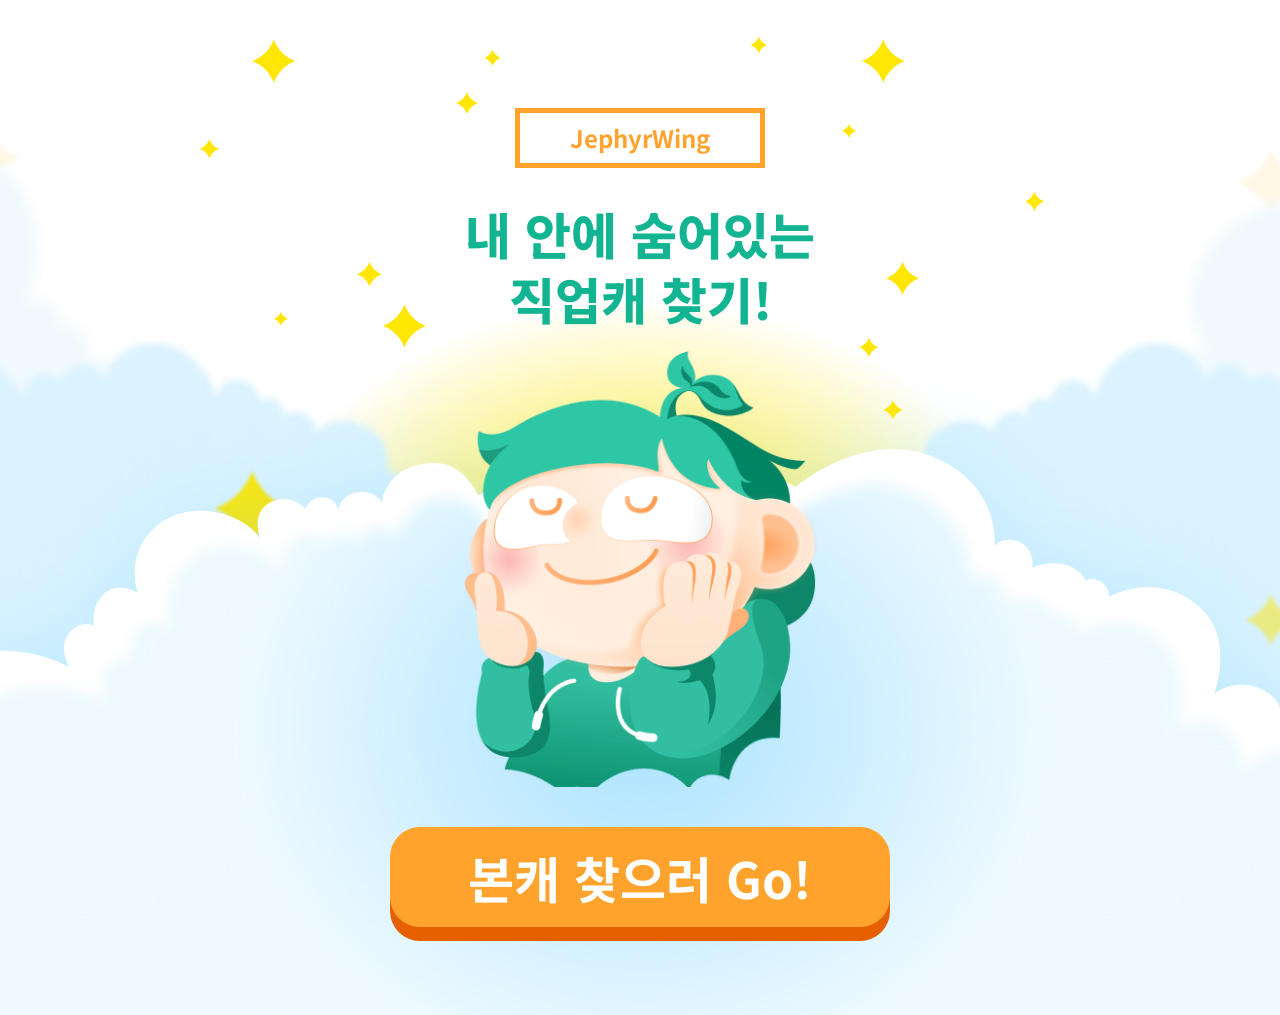
<file: index.html>
<!DOCTYPE html>
<html lang="ko">
<head>
  <meta charset="UTF-8">
  <meta name="viewport" content="width=device-width, initial-scale=1.0">
  <link href="https://fonts.googleapis.com/css2?family=Noto+Sans+KR&display=swap" rel="stylesheet">
  <link rel="stylesheet" href="./css/common.css">
  <link rel="icon" href="./favicon.ico">
  <title>MBTI</title>
</head>
<body>
  <h2 class="page-subtitle">
    JephyrWing
  </h2>
  <h1 class="page-title">
    내 안에 숨어있는 <br>
    직업캐 찾기!
  </h1>
  <img src="./images/main_character.png" alt="캐릭터" class = "character">
  <a href="./question.html" class="btn btn-orange">
    본캐 찾으러 Go!
  </a>
</body>
</html>
</file>
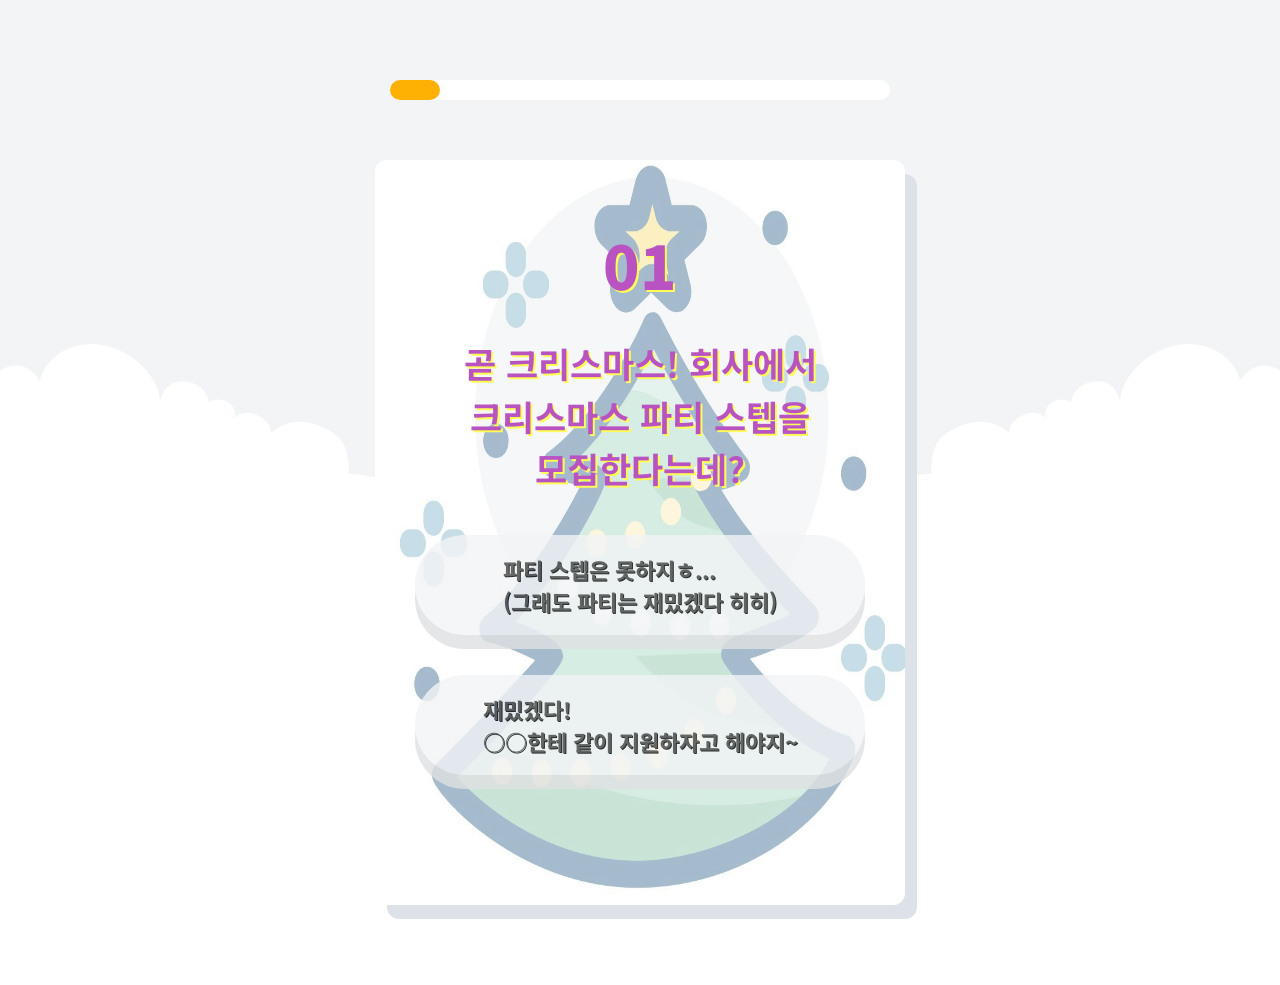
<file: question.html>
<!DOCTYPE html>
<html lang="ko">
<head>
  <meta charset="UTF-8">
  <meta name="viewport" content="width=device-width, initial-scale=1.0">
  <link href="https://fonts.googleapis.com/css2?family=Noto+Sans+KR&display=swap" rel="stylesheet">
  <link rel="stylesheet" href="./css/common.css">
  <link rel="stylesheet" href="./css/question.css">
  <link rel="icon" href="./favicon.ico">
  <title>MBTI</title>
  <!-- defer는 document를 다 읽고 나서 실행 하라는 뜻 -->
  <script type="module" defer src="./js/question.js"></script>
</head>
<body>
  <div class="progress">
    <div class="value"></div>
  </div>
  <div class="question-box">
    <div class="box_bg"></div>
    <div class="number"></div>
    <div class="question"></div>
    <div class="btn btn-gray choice choice1"></div>
    <div class="btn btn-gray choice choice2"></div>
  </div>
</body>
</html>
</file>
<file: css/common.css>
body {
  font-family: 'Noto Sans KR', sans-serif;
  background-image: url('../images/main_bg.jpg');
  background-position: top center;
  background-repeat: no-repeat;
  padding-top: 80px;
  padding-bottom: 80px;
  /* 한글 단어 단위 줄바꿈*/
  word-break: keep-all;
}

img {
  display: block;
}

/* 메인 캐릭터 */
.character {
  width: 100%;
  max-width: 354px;
  margin-left: auto;
  margin-right: auto;
  margin-bottom: 40px;
}

.page-title {
  font-size: 50px;
  font-weight: 800;
  line-height: 1.3;
  color: #13b491;
  text-align: center;
  margin-bottom: 20px;
}

.page-subtitle {
  width: 240px;
  height: 50px;
  border: 5px solid #ffa32d;
  font-size: 24px;
  font-weight: 700;
  color: #ffa32d;
  display: flex;
  justify-content: center;
  align-items: center;
  margin-left: auto;
  margin-right: auto;
  margin-bottom: 20px;
}

.btn {
  max-width: 500px;
  height: 100px;
  font-size: 50px;
  font-weight: 700;
  border-radius: 30px;
  text-decoration: none;
  display: flex;
  justify-content: center;
  align-items: center;
  margin-left: auto;
  margin-right: auto;
  transition: 0.1s;
}

.btn-orange {
  background-color: #ffa32d;
  color: #FFF;
  box-shadow: 0 14px 0 #E66000;
}

/*버튼에 눌림효과 주기*/
.btn-orange:active {
  box-shadow: 0 4px 0 #E66000;
}

.btn-green {
  background-color: #32bfa1;
  color: #FFF;
  box-shadow: 0 14px 0 #299a82;
}
.btn-green:active {
  box-shadow: 0 4px 0 #299a82;
}
.btn-gray {
  background-color: #f2f4f6;
  color: #444;
  box-shadow: 0 14px 0 #dfe1e2;
}
.btn-gray:active {
  background-color: #eea9fc;
  box-shadow: 0 4px 0 #dfe2e1;
}

.btn-small {
  max-width: 350px;
  height: 70px;
  font-size: 26px;
  margin-bottom: 30px;
  margin-top: 20px;
}
</file>
<file: css/question.css>
body {
  font-family: "Noto Sans KR", sans-serif;
  background-image: url("../images/questions_bg.jpg");
  background-position: top center;
  background-repeat: no-repeat;
  margin: 0;
}

.progress {
  max-width: 500px;
  height: 20px;
  background-color: #fff;
  border-radius: 10px;
  margin-left: auto;
  margin-right: auto;
  margin-bottom: 60px;
}

.progress .value {
  /* 질문 수 만큼 부모크기의 상대 길이를 갖도록 함*/
  width: 10%;
  height: 20px;
  background-color: #ffb103;
  border-radius: 10px;
  transition: 0.4s;
}

.question-box {
  border-radius: 12px;
  width: 450px;
  background-color: #fff;
  padding-top: 60px;
  padding-bottom: 90px;
  padding-left: 40px;
  padding-right: 40px;
  margin-left: auto;
  margin-right: auto;
  box-shadow: 12px 14px #dde2e8;
  position: relative;
}

.question-box .box_bg {
  position: absolute;
  border-radius: 12px;
  opacity: 0.5;
  top: 0px;
  left: 0px;
  right: 0px;
  bottom: 0px;
  background-size: 550px 100%;
  margin: 0;
  padding: 0;
}

.question-box .number {
  position: relative;
  font-size: 60px;
  font-weight: 900;
  color: #b953c2;
  margin-bottom: 30px;
  text-align: center;
  text-shadow: 2px 2px #fffc56;
}

.question-box .question {
  position: relative;
  font-size: 35px;
  font-weight: bold;
  line-height: 1.5;
  text-align: center;
  margin-bottom: 40px;
  color: #b953c2;
  text-shadow: 2px 2px #fffc56;
}

.question-box .choice {
  position: relative;
  opacity: 0.8;
  font-size: 22px;
  text-shadow: 1px 1px black;
  border-radius: 120px;
  margin-bottom: 40px;
}
</file>
